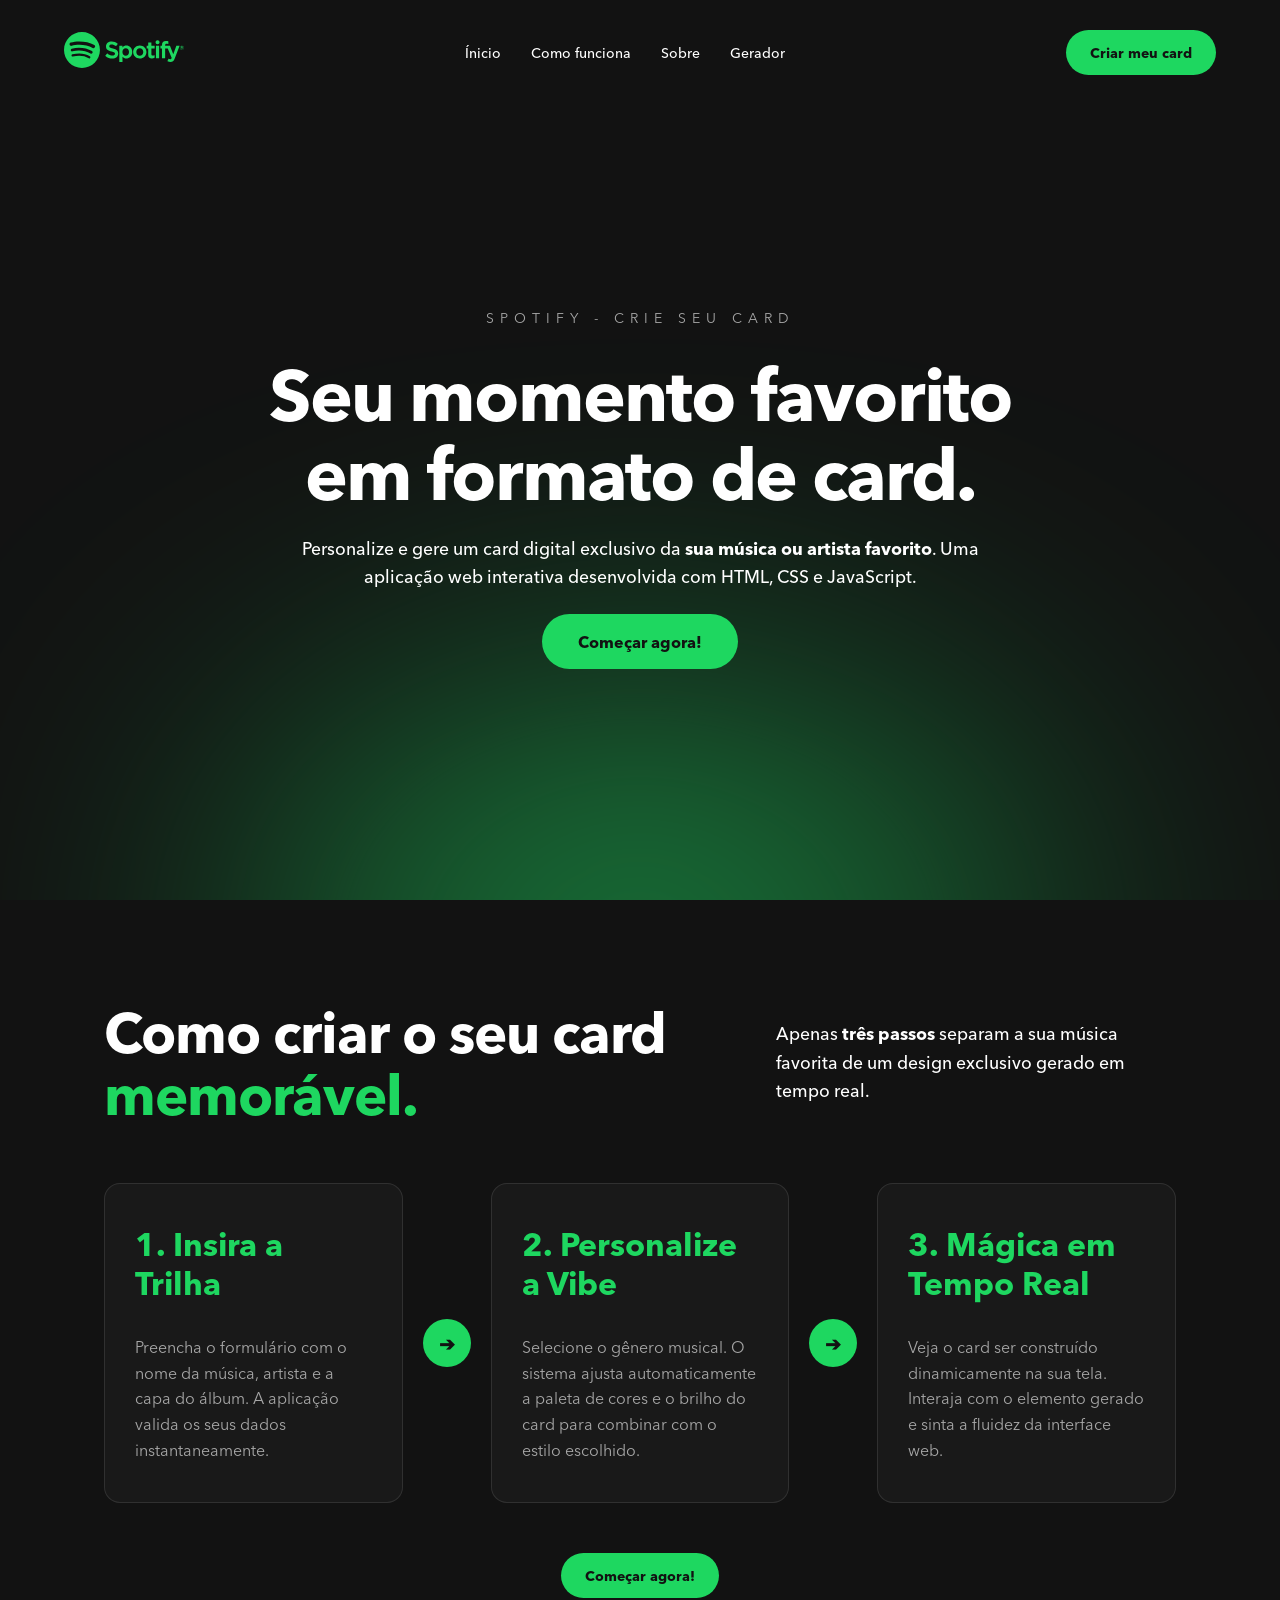
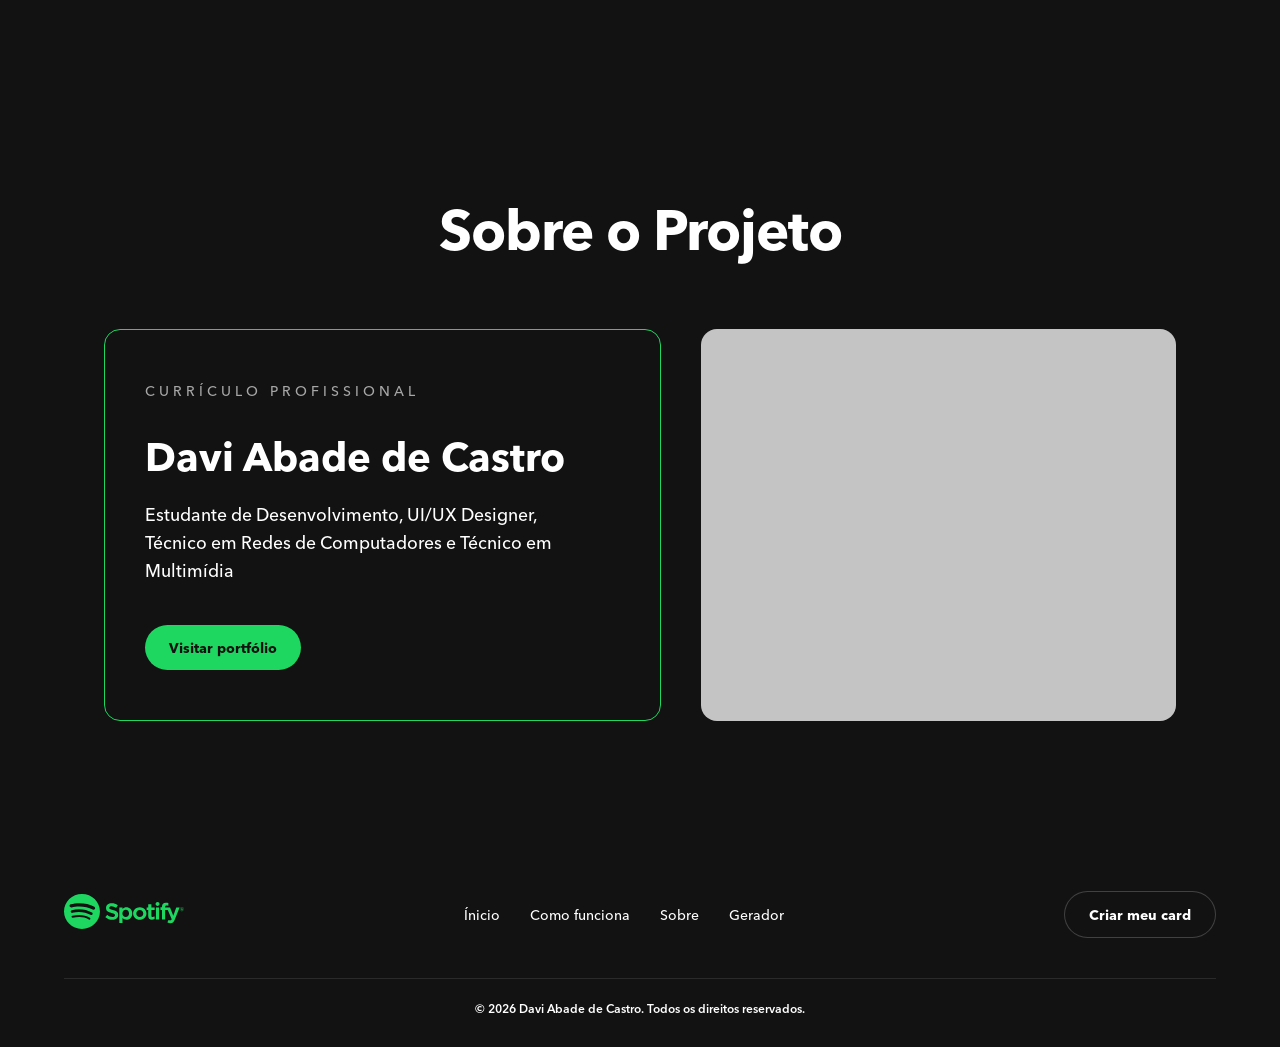
<file: index.html>
<!DOCTYPE html>
<html lang="pt-br">
<head>
    <meta charset="UTF-8">
    <meta name="viewport" content="width=device-width, initial-scale=1.0">
    <title>Spotify - Crie seu card</title>
    <link rel="stylesheet" href="/style.css">
</head>
<body>
    <!-- CABEÇALHO-->
    <header class="navbar">
        <div class="logo">
            <img src="./imgs/logo_spotify_verde.svg" alt="Spotify Logo" width="120">
        </div>
        
        <nav class="menu">
            <a href="#inicio">Ínicio</a>
            <a href="#como-funciona">Como funciona</a>
            <a href="#sobre">Sobre</a>
            <a href="gerador.html">Gerador</a>
        </nav>

        <a href="gerador.html" class="btn-primary">Criar meu card</a>
    </header>
    <!-- SEÇÃO HERO -->
    <section class="hero" id="inicio">
        <!-- Div responsável pelo brilho verde no fundo -->
        <div class="hero-glow"></div>
        
        <!-- Conteúdo principal -->
        <div class="hero-content">
            <span class="hero-overline">Spotify - Crie seu card</span>
            <h1 class="hero-title">Seu momento favorito<br>em formato de card.</h1>
            <p class="hero-desc">Personalize e gere um card digital exclusivo da <strong>sua música ou artista favorito</strong>. Uma aplicação web interativa desenvolvida com HTML, CSS e JavaScript.</p>
            
            <a href="gerador.html" class="btn-primary btn-hero">Começar agora!</a>
        </div>
    </section>
<!-- SECÇÃO COMO FUNCIONA -->
    <section class="como-funciona" id="como-funciona">
        <div class="como-funciona-header">
            <h2>Como criar o seu card<br><span class="text-green">memorável.</span></h2>
            <p>Apenas <strong>três passos</strong> separam a sua música favorita de um design exclusivo gerado em tempo real.</p>
        </div>

        <div class="passos-container">
            <!-- Passo 1 -->
            <div class="card-passo">
                <h3>1. Insira a<br>Trilha</h3>
                <p>Preencha o formulário com o nome da música, artista e a capa do álbum. A aplicação valida os seus dados instantaneamente.</p>
            </div>

            <!-- Seta de Ligação -->
            <div class="seta-passo">➔</div>

            <!-- Passo 2 -->
            <div class="card-passo">
                <h3>2. Personalize<br>a Vibe</h3>
                <p>Selecione o gênero musical. O sistema ajusta automaticamente a paleta de cores e o brilho do card para combinar com o estilo escolhido.</p>
            </div>

            <!-- Seta de Ligação -->
            <div class="seta-passo">➔</div>

            <!-- Passo 3 -->
            <div class="card-passo">
                <h3>3. Mágica em<br>Tempo Real</h3>
                <p>Veja o card ser construído dinamicamente na sua tela. Interaja com o elemento gerado e sinta a fluidez da interface web.</p>
            </div>
        </div>
        <div class="como-funciona-action">
            <a href="gerador.html" class="btn-primary">Começar agora!</a>
        </div>
    </section>
    <!-- SECÇÃO SOBRE -->
    <section class="sobre" id="sobre">
        <h2 class="sobre-titulo-principal">Sobre o Projeto</h2>
        
        <div class="sobre-container">
            <!-- Coluna Esquerda: O Card Profissional -->
            <div class="sobre-card">
                <span class="sobre-overline">Currículo Profissional</span>
                <h3 class="sobre-nome">Davi Abade de Castro</h3>
                <p class="sobre-desc">Estudante de Desenvolvimento, UI/UX Designer, Técnico em Redes de Computadores e Técnico em Multimídia</p>
                <a href="https://www.behance.net/daviabade" target="_blank" class="btn-primary btn-portfolio">Visitar portfólio</a>
            </div>

            <!-- Coluna Direita: O Espaço do Vídeo -->
            <div class="sobre-video">
                <iframe 
                    src="https://drive.google.com/file/d/1GITLg-u3XXXSwnJFsog-nla9XJ_ad29y/preview" 
                    width="100%" 
                    height="100%" 
                    style="border-radius: 16px; border: none; min-height: 380px;" 
                    allow="autoplay" 
                    allowfullscreen>
    </iframe>
            </div>
        </div>
    </section>
<!-- RODAPÉ (FOOTER) -->
    <footer class="footer">
        <div class="footer-content">
            <div class="footer-logo">
                <img src="./imgs/logo_spotify_verde.svg" alt="Spotify Logo" width="120">
            </div>
            
            <nav class="footer-menu">
                <a href="#inicio">Ínicio</a>
                <a href="#como-funciona">Como funciona</a>
                <a href="#sobre">Sobre</a>
                <a href="gerador.html">Gerador</a>
            </nav>

            <!-- Botão escuro!!!! -->
            <a href="gerador.html" class="btn-footer">Criar meu card</a>
        </div>
        
        <div class="footer-bottom">
            <p>&copy; 2026 Davi Abade de Castro. Todos os direitos reservados.</p>
        </div>
    </footer>
</body>
</html>
</file>
<file: style.css>
/* DECLARAÇÃO DA FONTE LOCAL */
/* --- THIN (Peso 100) --- */
@font-face {
    font-family: 'Avenir Next';
    src: url('./fontes/Avenir Next Thin.otf') format('opentype');
    font-weight: 100;
    font-style: normal;
}
@font-face {
    font-family: 'Avenir Next';
    src: url('./fontes/Avenir Next Thin Italic.otf') format('opentype');
    font-weight: 100;
    font-style: italic;
}

/* --- ULTRA LIGHT (Peso 200) --- */
@font-face {
    font-family: 'Avenir Next';
    src: url('./fontes/Avenir Next Ultra Light.otf') format('opentype');
    font-weight: 200;
    font-style: normal;
}
@font-face {
    font-family: 'Avenir Next';
    src: url('./fontes/Avenir Next Ultra Light Italic.otf') format('opentype');
    font-weight: 200;
    font-style: italic;
}

/* --- LIGHT (Peso 300) --- */
@font-face {
    font-family: 'Avenir Next';
    src: url('./fontes/Avenir Next Light.otf') format('opentype');
    font-weight: 300;
    font-style: normal;
}
@font-face {
    font-family: 'Avenir Next';
    src: url('./fontes/Avenir Next Light Italic.otf') format('opentype');
    font-weight: 300;
    font-style: italic;
}

/* --- REGULAR (Peso 400 - Padrão) --- */
@font-face {
    font-family: 'Avenir Next';
    src: url('./fontes/Avenir Next Regular.otf') format('opentype');
    font-weight: 400;
    font-style: normal;
}
@font-face {
    font-family: 'Avenir Next';
    src: url('./fontes/Avenir Next Italic.otf') format('opentype');
    font-weight: 400;
    font-style: italic;
}

/* --- MEDIUM (Peso 500) --- */
@font-face {
    font-family: 'Avenir Next';
    src: url('./fontes/Avenir Next Medium.otf') format('opentype');
    font-weight: 500;
    font-style: normal;
}
@font-face {
    font-family: 'Avenir Next';
    src: url('./fontes/Avenir Next Medium Italic.otf') format('opentype');
    font-weight: 500;
    font-style: italic;
}

/* --- DEMI (Peso 600 - Semi-Bold) --- */
@font-face {
    font-family: 'Avenir Next';
    src: url('./fontes/Avenir Next Demi.otf') format('opentype');
    font-weight: 600;
    font-style: normal;
}
@font-face {
    font-family: 'Avenir Next';
    src: url('./fontes/Avenir Next Demi Italic.otf') format('opentype');
    font-weight: 600;
    font-style: italic;
}

/* --- BOLD (Peso 700 - Negrito) --- */
@font-face {
    font-family: 'Avenir Next';
    src: url('./fontes/Avenir Next Bold.otf') format('opentype');
    font-weight: 700;
    font-style: normal;
}
@font-face {
    font-family: 'Avenir Next';
    src: url('./fontes/Avenir Next Bold Italic.otf') format('opentype');
    font-weight: 700;
    font-style: italic;
}

/* --- HEAVY (Peso 800 - Extra Bold) --- */
@font-face {
    font-family: 'Avenir Next';
    src: url('./fontes/Avenir Next Heavy.otf') format('opentype');
    font-weight: 800;
    font-style: normal;
}
@font-face {
    font-family: 'Avenir Next';
    src: url('./fontes/Avenir Next Heavy Italic.otf') format('opentype');
    font-weight: 800;
    font-style: italic;
}

/* RESET E VARIÁVEIS GLOBAIS */
:root {
    --bg-dark: #121212;
    --bg-darker: #121212;
    --spotify-green: #1ED760;
    --spotify-green-hover: #1ed760;
    --text-white: #FFFFFF;
    --text-gray: #A7A7A7;
    --font-main: 'Avenir Next', sans-serif; /* Usando a sua fonte local! */
}

* {
    margin: 0;
    padding: 0;
    box-sizing: border-box;
}

body {
    background-color: var(--bg-dark);
    color: var(--text-white);
    font-family: var(--font-main);
    overflow-x: hidden;
}

/* estilizaçãop DO CABEÇALHO */
.navbar {
    display: flex;
    justify-content: space-between;
    align-items: center;
    padding: 30px 5%;
    background-color: transparent;
    position: absolute;
    width: 100%;
    top: 0;
    z-index: 100;
}

.menu {
    display: flex;
    gap: 30px;
}

.menu a {
    color: var(--text-white);
    text-decoration: none;
    font-size: 14px;
    font-weight: 500;
    transition: color 0.3s ease;
}

.menu a:hover {
    color: var(--spotify-green);
}

/* BOTÃO PRINCIPAL */
.btn-primary {
    background-color: var(--spotify-green);
    color: var(--bg-darker);
    text-decoration: none;
    padding: 12px 24px;
    border-radius: 50px;
    font-weight: 700;
    font-size: 14px;
    transition: transform 0.2s, background-color 0.3s;
}

.btn-primary:hover {
    background-color: var(--spotify-green-hover);
    transform: scale(1.05);
}

/* =========================================
   SEÇÃO HERO
 */
.hero {
    position: relative;
    min-height: 100vh;
    display: flex;
    justify-content: center;
    align-items: center;
    text-align: center;
    padding: 0 20px;
    overflow: hidden;
}

/* O Efeito de Brilho Verde (Glow) */
.hero-glow {
    position: absolute;
    bottom: -300px;
    left: 50%;
    transform: translateX(-50%);
    width: 800px;
    height: 500px;
    background-color: var(--spotify-green);
    filter: blur(150px);
    border-radius: 50%;
    opacity: 0.55;
    z-index: 1;
}

/* Conteúdo da Hero (Textos) */
.hero-content {
    position: relative;
    z-index: 2;
    max-width: 800px;
    margin-top: 60px;
}

.hero-overline {
    display: block;
    font-size: 14px;
    letter-spacing: 6px;
    text-transform: uppercase;
    color: var(--text-gray);
    margin-bottom: 24px;
}

.hero-title {
    font-size: 4.5rem; 
    font-weight: 700;
    line-height: 1.1;
    margin-bottom: 24px;
    letter-spacing: -2px;
}

.hero-desc {
    font-size: 1.1rem;
    color: var(--text-white);
    line-height: 1.6;
    max-width: 700px;
    margin: 0 auto 40px auto;
    font-weight: 500;
}

.hero-desc strong {
    font-weight: 700;
}

.btn-hero {
    padding: 16px 36px;
    font-size: 16px;
}

/* =========================================
   RODAPÉ (FOOTER)
*/
.footer {
    background: linear-gradient(to bottom, transparent, var(--bg-darker));
    padding: 60px 5% 30px 5%;
    position: relative;
    z-index: 10;
    margin-top: 10px;
}

.footer-content {
    display: flex;
    justify-content: space-between;
    align-items: center;
    margin-bottom: 40px;
}

.footer-menu {
    display: flex;
    gap: 30px;
}

.footer-menu a {
    color: var(--text-white);
    text-decoration: none;
    font-size: 14px;
    font-weight: 500;
    transition: color 0.3s ease;
}

.footer-menu a:hover {
    color: var(--spotify-green);
}

/* Botão escuro do rodapé */
.btn-footer {
    background-color: var(--bg-darker);
    color: var(--text-white);
    text-decoration: none;
    padding: 12px 24px;
    border-radius: 50px;
    font-weight: 700;
    font-size: 14px;
    border: 1px solid rgba(255, 255, 255, 0.2);
    transition: all 0.3s ease;
}

.btn-footer:hover {
    background-color: var(--text-white);
    color: var(--bg-darker);
    transform: scale(1.05);
}

/* Linha divisória e Copyright */
.footer-bottom {
    text-align: center;
    border-top: 1px solid rgba(255, 255, 255, 0.1);
    padding-top: 20px;
}

.footer-bottom p {
    color: var(--text-white);
    font-size: 12px;
    font-weight: 600;
}

/* =========================================
   SECÇÃO COMO FUNCIONA
*/
.como-funciona {
    padding: 100px 5%;
    max-width: 1200px;
    margin: 0 auto;
    position: relative;
    z-index: 2;
}

/* Cabeçalho da secção (Título + Texto) */
.como-funciona-header {
    display: flex;
    justify-content: space-between;
    align-items: center;
    margin-bottom: 60px;
    gap: 40px;
}

.como-funciona-header h2 {
    font-size: 3.5rem;
    font-weight: 700;
    line-height: 1.1;
    letter-spacing: -1px;
    flex: 1;
}

.text-green {
    color: var(--spotify-green);
}

.como-funciona-header p {
    flex: 1;
    font-size: 1.1rem;
    color: var(--text-white);
    line-height: 1.6;
    max-width: 400px;
    font-weight: 500;
}

/* Grelha dos 3 passos */
.passos-container {
    display: flex;
    justify-content: space-between;
    align-items: center;
    margin-bottom: 60px;
    gap: 20px;
}

/* Estilo individual de cada Card */
.card-passo {
    background-color: rgba(255, 255, 255, 0.03); /* Fundo quase transparente */
    border: 1px solid rgba(255, 255, 255, 0.1);
    border-radius: 16px;
    padding: 40px 30px;
    flex: 1;
    min-height: 320px;
    display: flex;
    flex-direction: column;
    transition: transform 0.3s ease, border-color 0.3s ease;
}


.card-passo:hover {
    transform: translateY(-10px);
    border-color: var(--spotify-green);
}

.card-passo h3 {
    color: var(--spotify-green);
    font-size: 2rem;
    font-weight: 700;
    margin-bottom: 20px;
    line-height: 1.2;
}

.card-passo p {
    color: var(--text-gray);
    font-size: 1rem;
    line-height: 1.6;
    margin-top: auto;
}

/* Setas verdes circulares entre os cards */
.seta-passo {
    background-color: var(--spotify-green);
    color: var(--bg-darker);
    width: 48px;
    height: 48px;
    border-radius: 50%;
    display: flex;
    justify-content: center;
    align-items: center;
    font-weight: 700;
    font-size: 1.2rem;
    flex-shrink: 0;
}

/* Alinhamento do botão inferior */
.como-funciona-action {
    text-align: center;
}

/* =========================================
   SECÇÃO SOBRE */
.sobre {
    padding: 100px 5%;
    max-width: 1200px;
    margin: 0 auto;
    position: relative;
    z-index: 2;
}

.sobre-titulo-principal {
    text-align: center;
    font-size: 3.5rem;
    font-weight: 700;
    margin-bottom: 60px;
    letter-spacing: -1px;
}

.sobre-container {
    display: flex;
    justify-content: space-between;
    gap: 40px;
}

/* Card do Lado Esquerdo */
.sobre-card {
    flex: 1;
    background-color: var(--bg-darker);
    border: 1px solid var(--spotify-green);
    border-radius: 16px;
    padding: 50px 40px;
    display: flex;
    flex-direction: column;
    align-items: flex-start;
}

.sobre-overline {
    font-size: 14px;
    letter-spacing: 4px;
    text-transform: uppercase;
    color: var(--text-gray);
    margin-bottom: 24px;
    font-weight: 500;
}

.sobre-nome {
    font-size: 2.5rem;
    font-weight: 700;
    margin-bottom: 16px;
    color: var(--text-white);
}

.sobre-desc {
    font-size: 1.1rem;
    line-height: 1.6;
    color: var(--text-white);
    margin-bottom: 40px;
    font-weight: 500;
    max-width: 90%;
}

.btn-portfolio {
    margin-top: auto; 
}

/* Espaço do Vídeo (Lado Direito) */
.sobre-video {
    flex: 1;
    background-color: #C4C4C4; 
    border-radius: 16px;
    min-height: 380px;
}





/* PÁGINA DO GERADOR */

body.page-gerador {
    background-color: var(--spotify-green);
    color: var(--text-white);
}


.gerador-container {
    display: flex;
    justify-content: center;
    align-items: center;
    gap: 40px;
    max-width: 1100px;
    margin: 0 auto;
    min-height: 100vh;
    padding: 120px 20px 40px 20px; /* Padding top compensa a navbar fixa */
}

/* PAINEL DO FORMULÁRIO */
.painel-form {
    background-color: var(--bg-darker);
    padding: 50px 40px;
    border-radius: 16px;
    flex: 1;
    max-width: 500px;
    box-shadow: 0 20px 40px rgba(0,0,0,0.3);
}

.painel-form h2 {
    font-size: 3rem;
    font-weight: 700;
    line-height: 1.1;
    margin-bottom: 16px;
    letter-spacing: -1px;
}

.form-desc {
    color: var(--text-gray);
    margin-bottom: 40px;
    font-weight: 500;
}

.input-group {
    display: flex;
    flex-direction: column;
    margin-bottom: 24px;
}

.input-group label, .upload-group label:first-child {
    font-size: 0.9rem;
    color: var(--text-white);
    margin-bottom: 8px;
    font-weight: 500;
}

.input-group input, .input-group select {
    background-color: #242424;
    border: none;
    padding: 16px;
    border-radius: 8px;
    color: var(--text-white);
    font-family: var(--font-main);
    font-size: 1rem;
    font-weight: 500;
}

.input-group input:focus, .input-group select:focus {
    outline: 2px solid var(--spotify-green);
}

/* Estilo do botão de Upload */
.upload-group {
    display: flex;
    align-items: center;
    justify-content: space-between;
    margin-bottom: 40px;
}

.btn-upload {
    background-color: #A7A7A7;
    color: var(--bg-darker);
    padding: 12px 30px;
    border-radius: 50px;
    font-weight: 700;
    cursor: pointer;
    transition: background-color 0.3s;
}

.btn-upload:hover {
    background-color: var(--text-white);
}

.btn-gerar {
    width: 100%;
    padding: 18px;
    font-size: 1.1rem;
    cursor: pointer;
    border: none;
}

/* PAINEL DO CARD (PREVIEW) */
.painel-preview {
    flex: 1;
    display: flex;
    justify-content: center;
    align-items: center;
}

/* O Card em si */
.spotify-card {
    background-color: #121212; 
    width: 100%;
    max-width: 440px; 
    padding: 24px;
    border-radius: 16px;
    box-shadow: 0 20px 40px rgba(0,0,0,0.4);
    transition: background-color 0.5s ease;
    display: flex;
    flex-direction: column;
}

.card-cover-container {
    width: 100%;
    aspect-ratio: 1 / 1;
    background-color: #242424;
    border-radius: 12px;
    margin-bottom: 24px;
    display: flex;
    justify-content: center;
    align-items: center;
    overflow: hidden;
}

.card-cover-container img {
    width: 100%;
    height: 100%;
    object-fit: cover;
}

.card-placeholder {
    color: var(--text-gray);
    font-weight: 500;
}

/* Agrupamento dos textos para controle exato do espaçamento */
.card-info {
    display: flex;
    flex-direction: column;
    gap: 6px; 
    margin-bottom: 36px; 
}

.card-info h3 {
    font-size: 1.5rem;
    font-weight: 700;
    color: var(--text-white);
    line-height: 1.2;
    letter-spacing: -0.5px;
}

.card-info p {
    font-size: 1.15rem;
    color: var(--text-gray);
    font-weight: 500;
    margin: 0;
}

.card-logo {
    display: flex;
    justify-content: flex-start;
    margin-top: auto;
}

.card-logo img {
    height: 32px;
}

/*AJUSTES DA NAV E BOTÕES (PÁGINA GERADOR)*/

/* Força os links da nav a ficarem pretos na página do gerador */
.page-gerador .menu a {
    color: var(--bg-darker);
}

.page-gerador .menu a:hover {
    color: #ffffff; 
}


.btn-nav-dark {
    background-color: var(--bg-darker);
    color: var(--text-white);
    text-decoration: none;
    padding: 12px 24px;
    border-radius: 50px;
    font-weight: 700;
    font-size: 14px;
    border: 2px solid var(--bg-darker); 
    transition: all 0.3s ease;
}

.btn-nav-dark:hover {
    background-color: var(--text-white);
    color: var(--bg-darker);
    border-color: var(--text-white);
}

/* Inversão do botão "Gerar Memória" (Verde -> Preto) */
.page-gerador .btn-gerar {
    border: 2px solid var(--spotify-green);
    transition: all 0.3s ease;
}

.page-gerador .btn-gerar:hover {
    background-color: var(--bg-darker);
    color: var(--spotify-green);
    transform: scale(1); 
}

/* Inversão do botão "Upload" (Cinza -> Preto) */
.btn-upload {
    border: 2px solid #A7A7A7;
    transition: all 0.3s ease;
}

.btn-upload:hover {
    background-color: var(--bg-darker);
    color: #A7A7A7;
}



/* =========================================
   RESPONSIVIDADE (Celulares e Tablets)
========================================= */
@media (max-width: 768px) {
    
    /* 1. CABEÇALHO E RODAPÉ */
    .navbar, .footer-content {
        flex-direction: column; 
        gap: 20px;
        padding: 20px 5%;
        text-align: center;
    }
    
    .menu, .footer-menu {
        flex-wrap: wrap; 
        justify-content: center;
    }

    /* 2. TEXTOS GRANDES */
    .hero-title, .como-funciona-header h2, .sobre-titulo-principal, .painel-form h2 {
        font-size: 2.5rem; 
    }

    /* CORREÇÃO DO ANEXO 2: Empurra o texto para baixo da navbar empilhada */
    .hero-content {
        margin-top: 180px;
    }

    /* 3. COLUNAS VIRAM LINHAS */
    .como-funciona-header, .passos-container {
        flex-direction: column; 
        text-align: center;
    }
    
    .seta-passo {
        transform: rotate(90deg); 
        margin: 10px 0;
    }

    .sobre-container {
        flex-direction: column;
    }

    .gerador-container {
        flex-direction: column;
        padding-top: 220px; /* Mais espaço no topo do gerador por conta do menu */
    }

    /* CORREÇÃO DO ANEXO 1: Força os painéis e o card a usarem 100% do espaço */
    .painel-form, .painel-preview {
        max-width: 100%;
        width: 100%;
    }
    
    /* Ajuste fino para a foto do card ficar grandona e proporcional no celular */
    .spotify-card {
        max-width: 100%;
        padding: 20px;
    }
}
</file>
